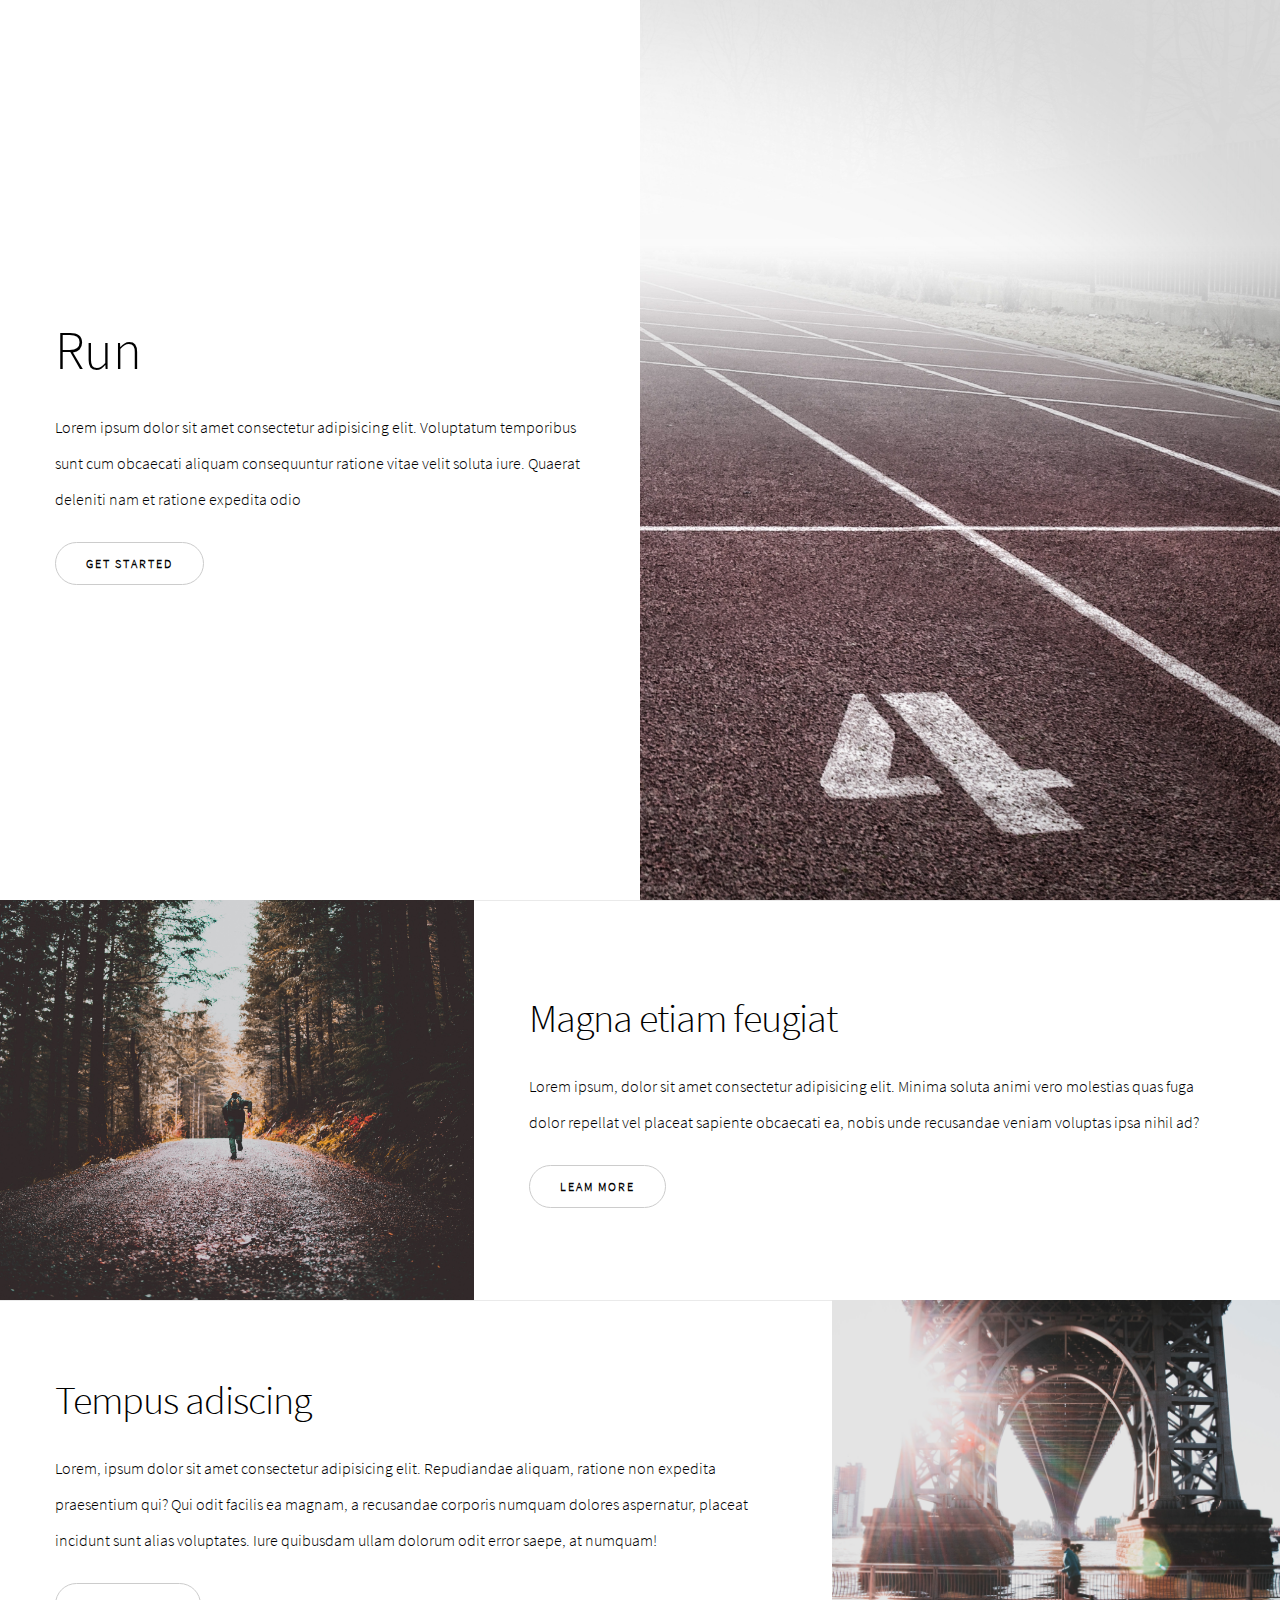
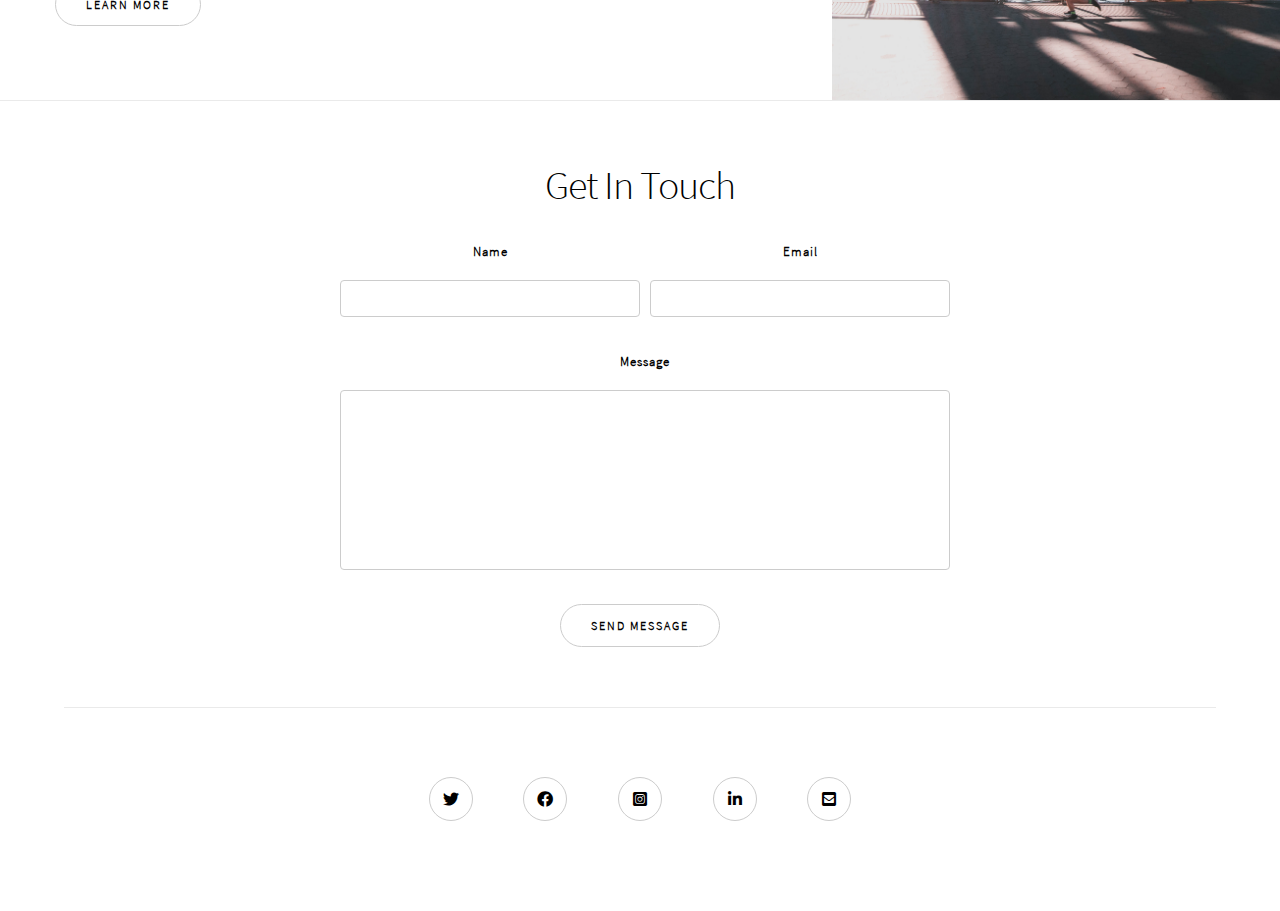
<file: index.html>
<!DOCTYPE html>
<html lang="fr">

<head>
    <meta charset="UTF-8">
    <meta http-equiv="X-UA-Compatible" content="IE=edge">
    <meta name="viewport" content="width=device-width, initial-scale=1.0">
    <title>Run</title>
    <link rel="stylesheet" href="./assets/style/style.css">
    <link rel="stylesheet" href="https://cdnjs.cloudflare.com/ajax/libs/font-awesome/5.15.2/css/all.min.css" />
</head>

<body>
    <header>
        <div class="container">
            <div>
                <h1>Run</h1>
                <p>Lorem ipsum dolor sit amet consectetur adipisicing elit. Voluptatum temporibus sunt cum obcaecati
                    aliquam
                    consequuntur ratione vitae velit soluta iure. Quaerat deleniti nam et ratione expedita odio</p>
                <a href="#" class="button">Get started</a>
            </div>
        </div>
        <div class="img-banner"></div>
    </header>
    <section class="section-1">
        <div class="img"></div>
        <div class="container">
            <div>
                <h2>Magna etiam feugiat</h2>
                <p>Lorem ipsum, dolor sit amet consectetur adipisicing elit. Minima soluta animi vero molestias quas
                    fuga dolor repellat vel placeat sapiente obcaecati ea,
                    nobis unde recusandae veniam voluptas ipsa nihil ad?</p>
                <a href="#" class="button">leam More</a>
            </div>
        </div>
    </section>

    <section class="section-2">
        <div class="container">
            <div>
                <h2>Tempus adiscing</h2>
                <p>Lorem, ipsum dolor sit amet consectetur adipisicing elit. Repudiandae aliquam, ratione non expedita
                    praesentium qui? Qui odit facilis ea magnam, a recusandae corporis numquam dolores aspernatur,
                    placeat incidunt sunt alias
                    voluptates. Iure quibusdam ullam dolorum odit error saepe, at numquam!</p>
                <a href="#" class="button">Learn More</a>
            </div>
        </div>
        <div class="img"></div>
    </section>
    <section class="contact">
        <h2>Get In Touch</h2>

        <form action="#">
            <div class="form-grid">
                <div>
                    <label for="name">Name</label>
                    <input type="text" id="name">
                </div>
                <div>
                    <label for="email">Email</label>
                    <input type="text" id="email">
                </div>
                <div class="textarea">
                    <label for="message">Message</label>
                    <textarea id="message"></textarea>
                </div>

            </div>
            <input type="submit" class="button" value="Send Message">

        </form>
    </section>

    <footer>
        <ul>
            <li>
                <a href="#">
                    <i class="fab fa-twitter"></i>
                </a>
            </li>
            <li>
                <a href="#">
                    <i class="fab fa-facebook"></i>
                </a>
            </li>
            <li>
                <a href="#">
                    <i class="fab fa-instagram-square"></i>
                </a>
            </li>
            <li>
                <a href="#">
                    <i class="fab fa-linkedin-in"></i>
                </a>
            </li>
            <li>
                <a href="#">
                    <i class="fas fa-envelope-square"></i>
                </a>
            </li>
        </ul>
    </footer>
</body>


</html>
</file>
<file: assets/style/style.css>
@font-face {
    font-family: "Source Sans Pro";
    src: url(../fonts/SourceSansPro-Light.ttf);
}

* {
    margin: 0;
    padding: 0;
    box-sizing:  border-box;
    list-style-type: none;
    outline: none;
}

h1 {
    font-size: 3.4rem;
    font-weight: 200;
}

h2 {
    font-size: 2.5rem;
    font-weight: 500;
    letter-spacing: -1px;
}
a,
a:visited {
    color: black;
    text-decoration: none;
}
p{
    line-height: 36px;
    margin: 25px 0;
}
.button {
    border: 1px solid #ccc;
    background: transparent;
    border-radius: 50px;
    padding: 13px 30px;
    display: inline-block;
    text-transform: uppercase;
    letter-spacing: 2px;
    cursor: pointer;
    font: 700 0.75rem "Source Sans Pro";
    transition: 0.3s;
}
.button:hover,
footer a:hover {
    border: 1px solid skyblue;
    color: skyblue;
}
.container {
    display: flex;
    justify-content: center;
    align-items: center;
    padding: 55px;
}
.section-1,
.section-2,
.contact {
    box-shadow: inset 0 1px 0 rgba(0, 0, 0, 0.082);
}
/* ************************************** */

body {
    font-family: "Source Sans Pro", sans-serif;
}
header {
    min-height: 100vh;
    display: grid;
    grid-template-columns: 50% 50%;
}
.img-banner {
    background: url(../img/banner.jpg)right/cover;
}

/* ********************** SECTION 1 ************** */
.section-1 {
    display: grid;
    grid-template-columns: 37% 63%;
    min-height: 400px;
}
.section-1 .img {
    background: url(../img/img-left.jpg) center/cover;
}
/* ********************** SECTION 2 ************** */
.section-2 {
    display: grid;
    grid-template-columns: 65% 35%;
    min-height: 400px;
}
.section-2 .img {
    background: url(../img/img-right.jpg) center/cover;
}
/* ********************** CONTACT ************** */
.contact {
    text-align: center;
    padding: 60px 0;
}
.form-grid {
    display: grid;
    grid-template-columns: 50% 50%;
    grid-template-rows: 100px 224px;
    grid-template-areas: 
    "input1 input2"
    "textarea textarea";
    gap: 10px;
    width: 85%;
    margin: 30px auto;
    max-width: 600px;
}
.textarea {
    grid-area: textarea;
}

label {
    font-weight: 600;
    font-size: 0.8rem;
    letter-spacing: 1px;
}
input[type="text"], textarea {
    width: 100%;
    margin: 20px 0 40px;
    border-radius: 4px;
    border: 1px solid #ccc;
    padding: 10px;
    transition: 0.2s;
}
input[type="text"]:focus, textarea:focus {
    outline: 2px solid skyblue;
}
textarea {
    resize: none;
    height: 180px;
}
/* ********************** FOOTER ************** */
footer{
    padding: 70px 0 90px;
    position: relative;
}
footer:before {
    content: "";
    position: absolute;
    width: 90%;
    height: 1px;
    background: rgba(0, 0, 0, 0.082);
    left: 50%;
    transform: translateX(-50%);
    top: 0;
}
footer ul{
    display: flex;
    justify-content: space-between;
    width: 33%;
    min-width: 300px;
    margin: 0 auto;
}
footer a{
    border: 1px solid #ccc;
    border-radius: 50px;
    width: 44px;
    height: 44px;
    display: inline-block;
    display: flex;
    justify-content: center;
    align-items: center;
    transition: 0.3s;
}

/* ************RESPONSIVE************** */
@media screen and (max-width: 650px){
    header,
    .section-1,
    .section-2 {
        display: block;
    }
    header {
        height: auto;
    }
    header .img-banner{
        height: 50vh;
        margin-top: 30px;
    }
    .container {
        padding: 15px;
    }
    footer ul {
        min-width: 200px;
    }
    footer a {
        width: 30px;
        height: 30px;
    }
    footer i {
        font-size: 0.7rem;
    }
}
</file>
